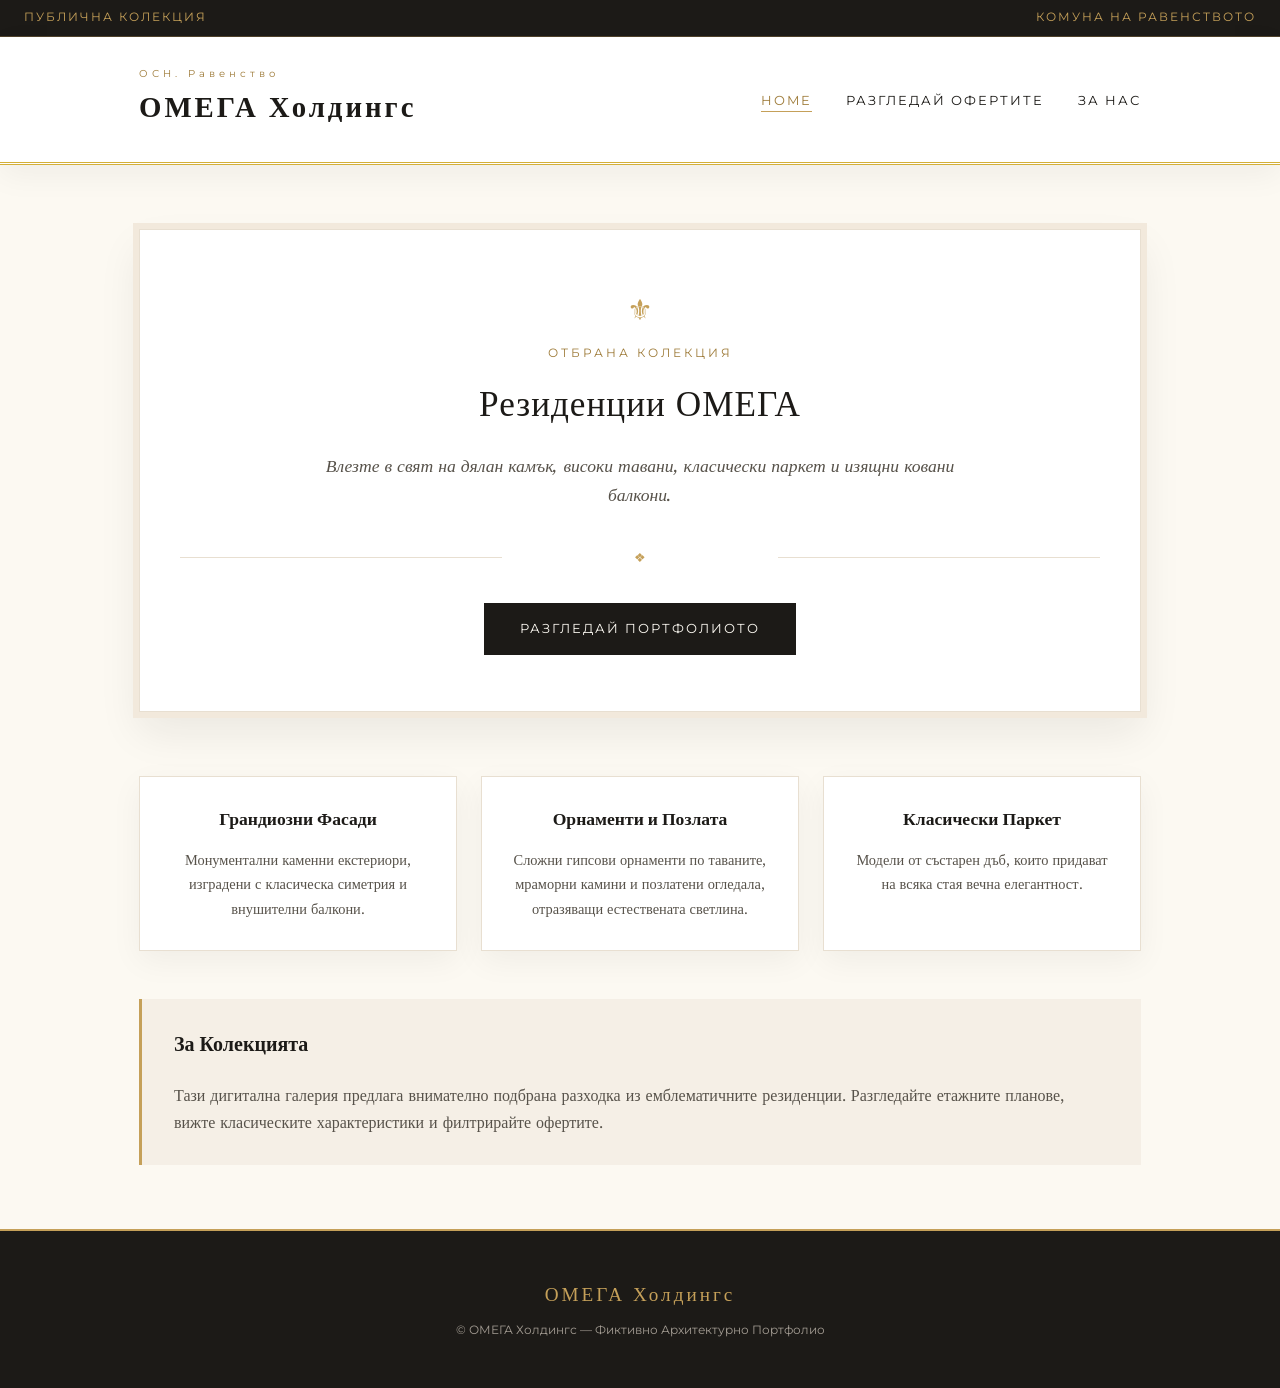
<file: index.html>
<!doctype html>
<html lang="en">
<head>
  <meta charset="utf-8">
  <meta name="viewport" content="width=device-width, initial-scale=1">
  <title>Начало — ОМЕГА Холдингс</title>
  <link rel="icon" type="image/x-icon" href="./favicon.ico">
  <link rel="stylesheet" href="./css/style.css">
  <meta name="description" content="Открийте класическа архитектура и луксозни резиденции в дигиталната колекция на ОМЕГА Холдингс.">
  <meta property="og:type" content="website">
  <meta property="og:title" content="Начало — ОМЕГА Холдингс">
  <meta property="og:description" content="Открийте класическа архитектура и луксозни резиденции в дигиталната колекция на ОМЕГА Холдингс.">
  <meta property="og:image" content="./img/hero.png">
  <meta property="og:image:alt" content="Hero poster of Omega Holdings residences">
  <meta property="og:site_name" content="ОМЕГА Холдингс">
  <meta name="twitter:card" content="summary_large_image">
  <meta name="twitter:title" content="Начало — ОМЕГА Холдингс">
  <meta name="twitter:description" content="Открийте класическа архитектура и луксозни резиденции в дигиталната колекция на ОМЕГА Холдингс.">
  <meta name="twitter:image" content="./img/hero.png">
  <link rel="preconnect" href="https://fonts.googleapis.com">
  <link rel="preconnect" href="https://fonts.gstatic.com" crossorigin>
  <link href="https://fonts.googleapis.com/css2?family=Cinzel:wght@400;600;700&family=Libre+Baskerville:ital,wght@0,400;0,700;1,400&family=Montserrat:wght@300;400;600&display=swap" rel="stylesheet">
</head>
<body>

  <div class="top-bar">
    <span>Публична Колекция</span>
    <span class="location">Комуна на Равенството</span>
  </div>

  <header class="site-header">
    <div class="container header-inner">
      <div class="brand">
        <span class="subtitle">ОСН. Равенство</span>
        <h1>ОМЕГА Холдингс</h1>
      </div>
      <nav>
        <a href="./index.html" class="active">Home</a>
        <a href="./explore.html">Разгледай офертите</a>
        <a href="./about.html">За Нас</a>
      </nav>
    </div>
  </header>

  <main>
    <section class="hero-section">
      <div class="container">
        <div class="hero-card">
          <div class="gold-crest">⚜</div>
          <span class="eyebrow">Отбрана Колекция</span>
          <h2>Резиденции ОМЕГА</h2>
          <p class="hero-lead">Влезте в свят на дялан камък, високи тавани, класически паркет и изящни ковани балкони.</p>
          <div class="divider-ornament"><span>❖</span></div>
          <div class="cta-group">
            <a class="btn btn-primary" href="./explore.html">Разгледай Портфолиото</a>
          </div>
        </div>
      </div>
    </section>

    <section class="highlights-section">
      <div class="container">
        <div class="grid-3">
          <div class="feature-card">
            <h4>Грандиозни Фасади</h4>
            <p>Монументални каменни екстериори, изградени с класическа симетрия и внушителни балкони.</p>
          </div>
          <div class="feature-card">
            <h4>Орнаменти и Позлата</h4>
            <p>Сложни гипсови орнаменти по таваните, мраморни камини и позлатени огледала, отразяващи естествената светлина.</p>
          </div>
          <div class="feature-card">
            <h4>Класически Паркет</h4>
            <p>Модели от състарен дъб, които придават на всяка стая вечна елегантност.</p>
          </div>
        </div>
      </div>
    </section>

    <section class="about-section container">
      <div class="about-card">
        <h3>За Колекцията</h3>
        <p>Тази дигитална галерия предлага внимателно подбрана разходка из емблематичните резиденции. Разгледайте етажните планове, вижте класическите характеристики и филтрирайте офертите.</p>
      </div>
    </section>
  </main>

  <footer class="site-footer">
    <div class="container">
      <p class="footer-title">ОМЕГА Холдингс</p>
      <p class="copyright">© ОМЕГА Холдингс — Фиктивно Архитектурно Портфолио</p>
    </div>
  </footer>

  <script src="./js/main.js"></script>
</body>
</html>
</file>
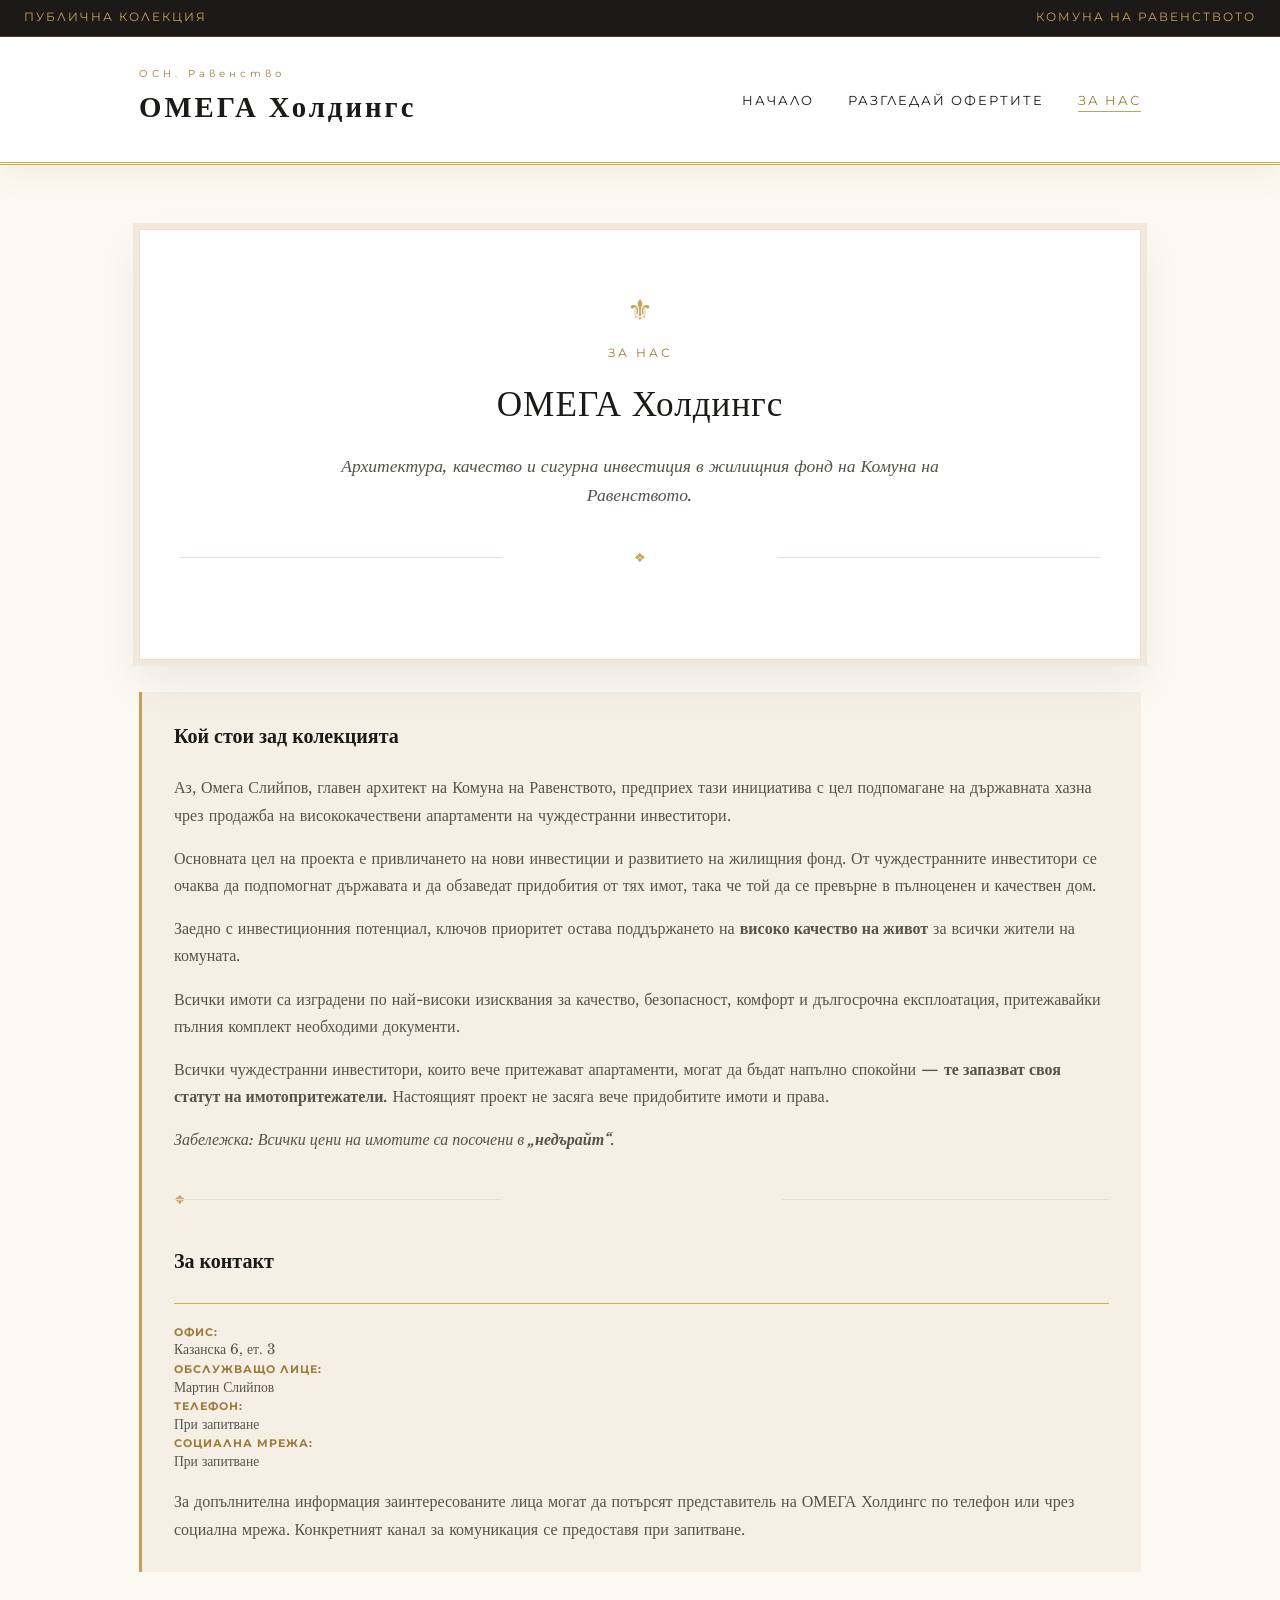
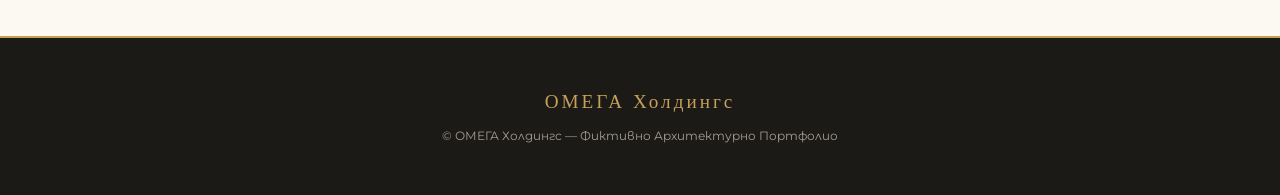
<file: about.html>
<!doctype html>
<html lang="bg">
<head>
  <meta charset="utf-8">
  <meta name="viewport" content="width=device-width, initial-scale=1">
  <title>За Нас — ОМЕГА Холдингс</title>
  <link rel="icon" type="image/x-icon" href="./favicon.ico">
  <link rel="stylesheet" href="./css/style.css">
  <meta name="description" content="Научете повече за ОМЕГА Холдингс и нашия архитектурен проект за луксозни резиденции в Комуна на Равенството.">
  <meta property="og:type" content="website">
  <meta property="og:title" content="За Нас — ОМЕГА Холдингс">
  <meta property="og:description" content="Научете повече за ОМЕГА Холдингс и нашия архитектурен проект за луксозни резиденции в Комуна на Равенството.">
  <meta property="og:image" content="./img/hero.png">
  <meta property="og:image:alt" content="Hero poster of Omega Holdings residences">
  <meta property="og:site_name" content="ОМЕГА Холдингс">
  <meta name="twitter:card" content="summary_large_image">
  <meta name="twitter:title" content="За Нас — ОМЕГА Холдингс">
  <meta name="twitter:description" content="Научете повече за ОМЕГА Холдингс и нашия архитектурен проект за луксозни резиденции в Комуна на Равенството.">
  <meta name="twitter:image" content="./img/hero.png">

  <link rel="preconnect" href="https://fonts.googleapis.com">
  <link rel="preconnect" href="https://fonts.gstatic.com" crossorigin>
  <link href="https://fonts.googleapis.com/css2?family=Cinzel:wght@400;600;700&family=Libre+Baskerville:ital,wght@0,400;0,700;1,400&family=Montserrat:wght@300;400;600&display=swap" rel="stylesheet">
</head>

<body>

<!-- Лента за обявления -->
<div class="top-bar">
  <span>Публична Колекция</span>
  <span class="location">Комуна на Равенството</span>
</div>

<!-- Шапка на сайта -->
<header class="site-header">
  <div class="container header-inner">
    <div class="brand">
      <span class="subtitle">ОСН. Равенство</span>
      <h1>ОМЕГА Холдингс</h1>
    </div>

    <nav>
      <a href="./index.html">Начало</a>
      <a href="./explore.html">Разгледай офертите</a>
      <a href="./about.html" class="active">За Нас</a>
    </nav>
  </div>
</header>

<!-- Основно съдържание -->
<main class="container about-page">

  <!-- Hero Секция -->
  <section class="hero-section">
    <div class="hero-card">
      <div class="gold-crest">⚜</div>
      <span class="eyebrow">За Нас</span>
      <h2>ОМЕГА Холдингс</h2>
      <p class="hero-lead">
        Архитектура, качество и сигурна инвестиция в жилищния фонд на Комуна на Равенството.
      </p>
      <div class="divider-ornament">
        <span>❖</span>
      </div>
    </div>
  </section>

  <!-- Подробна информация -->
  <section class="about-section">
    <div class="about-card">

      <h3>Кой стои зад колекцията</h3>

      <p>
        Аз, Омега Слийпов, главен архитект на Комуна на Равенството, предприех тази инициатива с цел подпомагане на държавната хазна чрез продажба на висококачествени апартаменти на чуждестранни инвеститори.
      </p>

      <p>
        Основната цел на проекта е привличането на нови инвестиции и развитието на жилищния фонд. От чуждестранните инвеститори се очаква да подпомогнат държавата и да обзаведат придобития от тях имот, така че той да се превърне в пълноценен и качествен дом.
      </p>

      <p>
        Заедно с инвестиционния потенциал, ключов приоритет остава поддържането на <strong>високо качество на живот</strong> за всички жители на комуната.
      </p>

      <p>
        Всички имоти са изградени по най-високи изисквания за качество, безопасност, комфорт и дългосрочна експлоатация, притежавайки пълния комплект необходими документи.
      </p>

      <p>
        Всички чуждестранни инвеститори, които вече притежават апартаменти, могат да бъдат напълно спокойни — <strong>те запазват своя статут на имотопритежатели.</strong> Настоящият проект не засяга вече придобитите имоти и права.
      </p>

      <p>
        <em>Забележка: Всички цени на имотите са посочени в <strong>„недърайт“</strong>.</em>
      </p>

      <div class="divider-ornament">
        <span>❖</span>
      </div>

      <h3>За контакт</h3>

      <div class="contact-section">
        <p class="contact-detail">
          <strong>Офис:</strong> Казанска 6, ет. 3
        </p>
        <p class="contact-detail">
          <strong>Обслужващо лице:</strong> Мартин Слийпов
        </p>
        <p class="contact-detail">
          <strong>Телефон:</strong> При запитване
        </p>
        <p class="contact-detail">
          <strong>Социална мрежа:</strong> При запитване
        </p>
      </div>

      <p style="margin-top: 1rem;">
        За допълнителна информация заинтересованите лица могат да потърсят представитель на ОМЕГА Холдингс по телефон или чрез социална мрежа. Конкретният канал за комуникация се предоставя при запитване.
      </p>

    </div>
  </section>

</main>

<!-- Подвал на сайта -->
<footer class="site-footer">
  <div class="container">
    <p class="footer-title">ОМЕГА Холдингс</p>
    <p class="copyright">© ОМЕГА Холдингс — Фиктивно Архитектурно Портфолио</p>
  </div>
</footer>

</body>
</html>
</file>
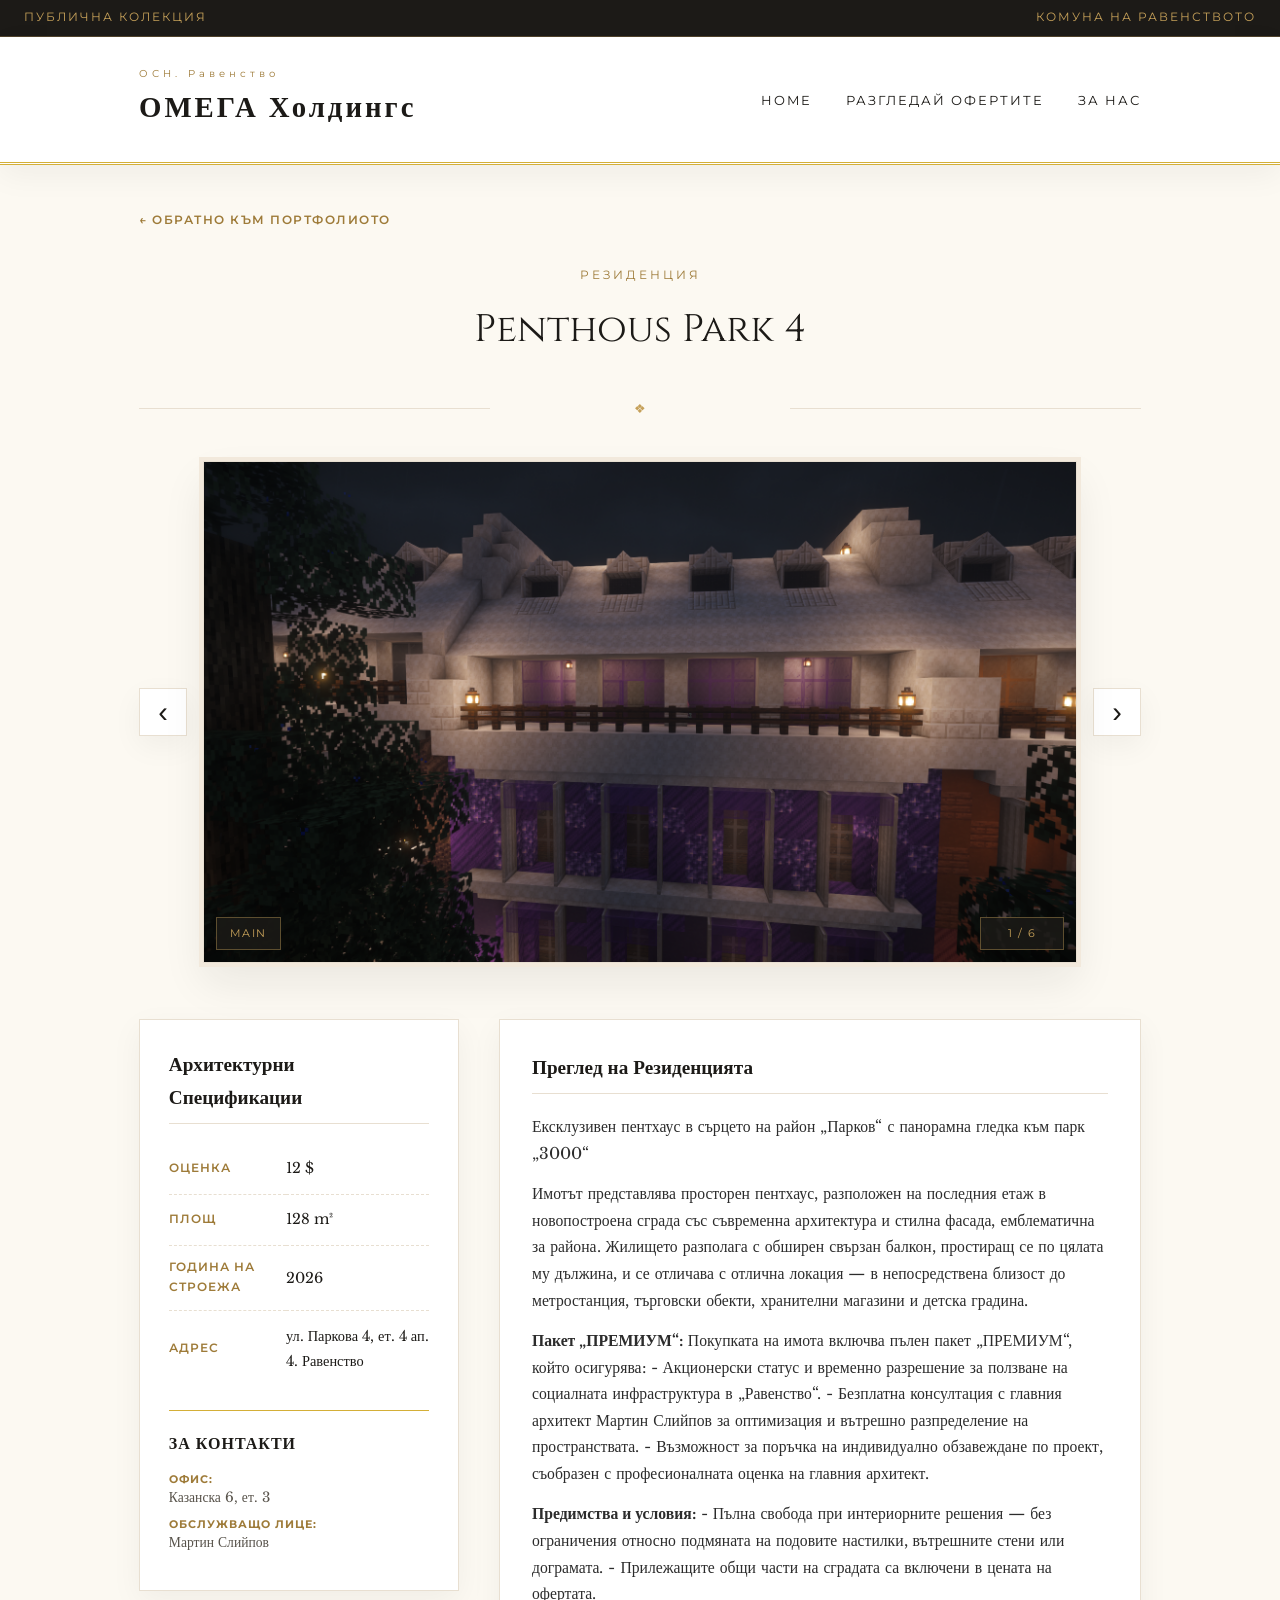
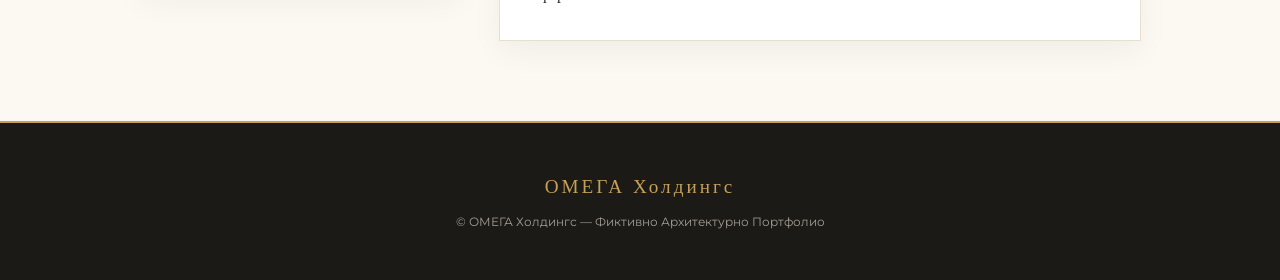
<file: Penthous_Park_4.html>
<!doctype html>
<html lang="en">
<head>
  <meta charset="utf-8">
  <meta name="viewport" content="width=device-width, initial-scale=1">
  <title>Penthous Park 4 — ОМЕГА Холдингс</title>
  <link rel="icon" type="image/x-icon" href="./favicon.ico">
  <link rel="stylesheet" href="./css/style.css">
  <meta name="description" content="Преглед на луксозна резиденция от колекцията на ОМЕГА Холдингс.">
  <meta property="og:type" content="article">
  <meta property="og:title" content="Penthous Park 4 — ОМЕГА Холдингс">
  <meta property="og:description" content="Преглед на луксозна резиденция от колекцията на ОМЕГА Холдингс.">
  <meta property="og:image" content="./listings/Penthous_Park_4/pictures/main.png">
  <meta property="og:image:alt" content="Main perspective of Omega Holdings residence">
  <meta property="og:site_name" content="ОМЕГА Холдингс">
  <meta property="og:url" content="./listing.html">
  <meta name="twitter:card" content="summary_large_image">
  <meta name="twitter:title" content="Резиденция — ОМЕГА Холдингс">
  <meta name="twitter:description" content="Преглед на луксозна резиденция от колекцията на ОМЕГА Холдингс.">
  <meta name="twitter:image" content="./img/hero.png">
  <link rel="preconnect" href="https://fonts.googleapis.com">
  <link rel="preconnect" href="https://fonts.gstatic.com" crossorigin>
  <link href="https://fonts.googleapis.com/css2?family=Cinzel:wght@400;600;700&family=Libre+Baskerville:ital,wght@0,400;0,700;1,400&family=Montserrat:wght@300;400;600&display=swap" rel="stylesheet">
</head>
<body>

  <div class="top-bar">
    <span>Публична Колекция</span>
    <span class="location">Комуна на Равенството</span>
  </div>

  <header class="site-header">
    <div class="container header-inner">
      <div class="brand">
        <span class="subtitle">ОСН. Равенство</span>
        <h1>ОМЕГА Холдингс</h1>
      </div>
      <nav>
        <a href="./index.html">Home</a>
        <a href="./explore.html">Разгледай офертите</a>
        <a href="./about.html">За Нас</a>
      </nav>
    </div>
  </header>

  <main class="container listing-page">
    <div class="navigation-bar">
      <a id="back" class="back-link" href="./explore.html">← Обратно към Портфолиото</a>
    </div>

    <!-- Error State -->
    <div id="listing-error" class="error-message" style="display:none;">
      <div class="gold-crest">⚜</div>
      <h2>Резиденцията не е намерена</h2>
      <p>Запрашаният архитектурен профил не можа да бъде намерен в нашите архиви. Моля, върнете се към избора на портфолио.</p>
      <a class="btn btn-primary" href="./explore.html">Разгледай Портфолиото</a>
    </div>

    <!-- Content Layout -->
    <div id="listing-content" class="listing-layout">
      
      <header class="listing-header">
        <span class="eyebrow" id="listing-eyebrow">Резиденция</span>
        <h2 id="listing-title">Penthous Park 4</h2>
        <div class="divider-ornament"><span>❖</span></div>
      </header>

      <!-- Carousel -->
      <section id="carousel" class="carousel">
        <button id="prev" class="carousel-btn" aria-label="Предишно изображение">‹</button>
        <div class="carousel-image-wrap">
          <img id="carousel-image" src="./listings/Penthous_Park_4/pictures/entrance.png" alt="Penthous Park 4">
          <div id="carousel-caption" class="carousel-caption">entrance</div>
          <div id="carousel-counter" class="carousel-counter">1 / 6</div>
        </div>
        <button id="next" class="carousel-btn" aria-label="Следващо изображение">›</button>
      </section>

      <div id="fullscreen-overlay" class="fullscreen-overlay" aria-hidden="true">
        <div class="fullscreen-content">
          <button id="fullscreen-close" class="fullscreen-close" aria-label="Затвори пълноекранното изображение">×</button>
          <img id="fullscreen-image" src="" alt="Пълноекранно изображение на резиденцията">
          <div id="fullscreen-caption" class="fullscreen-caption"></div>
        </div>
      </div>

      <!-- Specifications & Details Grid -->
      <div class="listing-details-grid">
        <aside class="specs-panel">
          <h3 class="panel-title">Архитектурни Спецификации</h3>
          <table class="info-table">
            <tbody>
              <tr>
                <td><strong>Оценка</strong></td>
                <td id="listing-price">12 $</td>
              </tr>
              <tr>
                <td><strong>Площ</strong></td>
                <td id="listing-size">128 m²</td>
              </tr>
              <tr>
                <td><strong>Година на строежа</strong></td>
                <td id="listing-year">2026</td>
              </tr>
              <tr>
                <td><strong>Адрес</strong></td>
                <td id="listing-address">ул. Паркова 4, ет. 4 ап. 4. Равенство</td>
              </tr>
            </tbody>
          </table>

          <div class="contact-section">
            <h4 class="contact-title">За Контакти</h4>
            <p class="contact-detail"><strong>Офис:</strong> Казанска 6, ет. 3</p>
            <p class="contact-detail"><strong>Обслужващо лице:</strong> Мартин Слийпов</p>
          </div>

        </aside>

        <article class="description-panel">
          <h3 class="panel-title">Преглед на Резиденцията</h3>
          <div id="listing-details" class="details"><p>Ексклузивен пентхаус в сърцето на район „Парков“ с панорамна гледка към парк „3000“</p><p>Имотът представлява просторен пентхаус, разположен на последния етаж в новопостроена сграда със съвременна архитектура и стилна фасада, емблематична за района. Жилището разполага с обширен свързан балкон, простиращ се по цялата му дължина, и се отличава с отлична локация — в непосредствена близост до метростанция, търговски обекти, хранителни магазини и детска градина.</p><p><strong>Пакет „ПРЕМИУМ“:</strong> Покупката на имота включва пълен пакет „ПРЕМИУМ“, който осигурява: - Акционерски статус и временно разрешение за ползване на социалната инфраструктура в „Равенство“. - Безплатна консултация с главния архитект Мартин Слийпов за оптимизация и вътрешно разпределение на пространствата. - Възможност за поръчка на индивидуално обзавеждане по проект, съобразен с професионалната оценка на главния архитект.</p><p><strong>Предимства и условия:</strong> - Пълна свобода при интериорните решения — без ограничения относно подмяната на подовите настилки, вътрешните стени или дограмата. - Прилежащите общи части на сградата са включени в цената на офертата.</p></div>
        </article>
      </div>

    </div>
  </main>

  <footer class="site-footer">
    <div class="container">
      <p class="footer-title">ОМЕГА Холдингс</p>
      <p class="copyright">© ОМЕГА Холдингс — Фиктивно Архитектурно Портфолио</p>
    </div>
  </footer>

  <script id="listing-data" type="application/json">
{
  "name": "Penthous_Park_4",
  "title": "Penthous Park 4",
  "price": "12 $",
  "size": "128",
  "year": "2026",
  "address": "ул. Паркова 4, ет. 4 ап. 4. Равенство",
  "details": "Ексклузивен пентхаус в сърцето на район „Парков“ с панорамна гледка към парк „3000“\n\nИмотът представлява просторен пентхаус, разположен на последния етаж в новопостроена сграда със съвременна архитектура и стилна фасада, емблематична за района. Жилището разполага с обширен свързан балкон, простиращ се по цялата му дължина, и се отличава с отлична локация — в непосредствена близост до метростанция, търговски обекти, хранителни магазини и детска градина.    \n\nПакет „ПРЕМИУМ“: Покупката на имота включва пълен пакет „ПРЕМИУМ“, който осигурява:\n- Акционерски статус и временно разрешение за ползване на социалната инфраструктура в „Равенство“.    \n- Безплатна консултация с главния архитект Мартин Слийпов за оптимизация и вътрешно разпределение на пространствата.    \n- Възможност за поръчка на индивидуално обзавеждане по проект, съобразен с професионалната оценка на главния архитект.\n\nПредимства и условия:    \n- Пълна свобода при интериорните решения — без ограничения относно подмяната на подовите настилки, вътрешните стени или дограмата.    \n- Прилежащите общи части на сградата са включени в цената на офертата.",
  "details_html": "<p>Ексклузивен пентхаус в сърцето на район „Парков“ с панорамна гледка към парк „3000“</p><p>Имотът представлява просторен пентхаус, разположен на последния етаж в новопостроена сграда със съвременна архитектура и стилна фасада, емблематична за района. Жилището разполага с обширен свързан балкон, простиращ се по цялата му дължина, и се отличава с отлична локация — в непосредствена близост до метростанция, търговски обекти, хранителни магазини и детска градина.</p><p><strong>Пакет „ПРЕМИУМ“:</strong> Покупката на имота включва пълен пакет „ПРЕМИУМ“, който осигурява: - Акционерски статус и временно разрешение за ползване на социалната инфраструктура в „Равенство“. - Безплатна консултация с главния архитект Мартин Слийпов за оптимизация и вътрешно разпределение на пространствата. - Възможност за поръчка на индивидуално обзавеждане по проект, съобразен с професионалната оценка на главния архитект.</p><p><strong>Предимства и условия:</strong> - Пълна свобода при интериорните решения — без ограничения относно подмяната на подовите настилки, вътрешните стени или дограмата. - Прилежащите общи части на сградата са включени в цената на офертата.</p>",
  "images": [
    "./listings/Penthous_Park_4/pictures/entrance.png",
    "./listings/Penthous_Park_4/pictures/main.png",
    "./listings/Penthous_Park_4/pictures/outside.png",
    "./listings/Penthous_Park_4/pictures/picture1.png",
    "./listings/Penthous_Park_4/pictures/picture2.png",
    "./listings/Penthous_Park_4/pictures/picture3.png"
  ],
  "description": "128 m² | 12 $ | ул. Паркова 4, ет. 4 ап. 4. Равенство"
}
</script>
  <script src="./js/listing.js"></script>
</body>
</html>
</file>
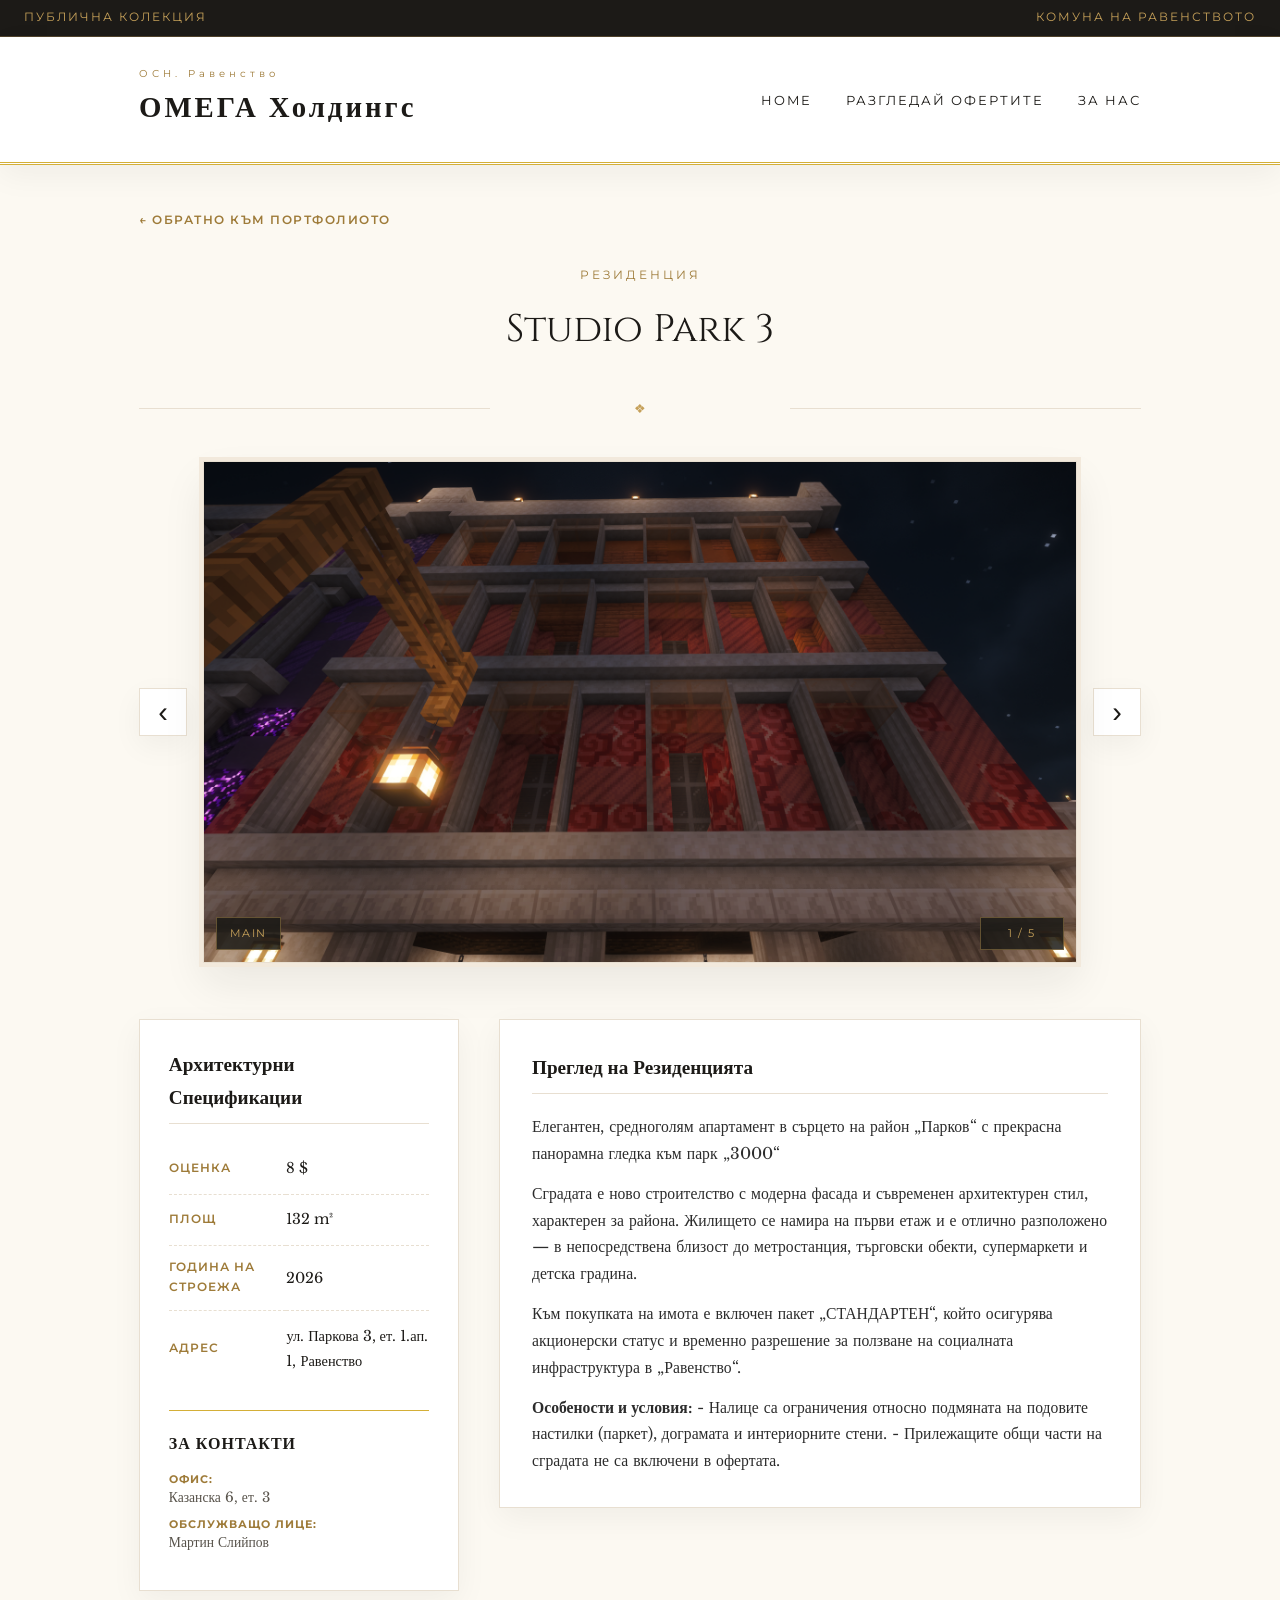
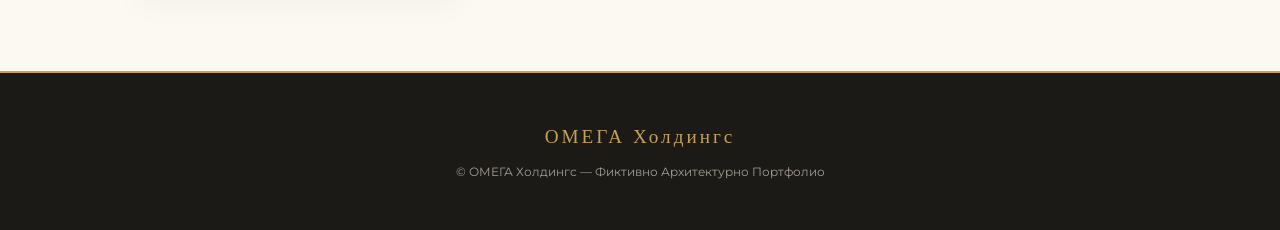
<file: Studio_Park_3.html>
<!doctype html>
<html lang="en">
<head>
  <meta charset="utf-8">
  <meta name="viewport" content="width=device-width, initial-scale=1">
  <title>Studio Park 3 — ОМЕГА Холдингс</title>
  <link rel="icon" type="image/x-icon" href="./favicon.ico">
  <link rel="stylesheet" href="./css/style.css">
  <meta name="description" content="Преглед на луксозна резиденция от колекцията на ОМЕГА Холдингс.">
  <meta property="og:type" content="article">
  <meta property="og:title" content="Studio Park 3 — ОМЕГА Холдингс">
  <meta property="og:description" content="Преглед на луксозна резиденция от колекцията на ОМЕГА Холдингс.">
  <meta property="og:image" content="./listings/Studio_Park_3/pictures/main.png">
  <meta property="og:image:alt" content="Main perspective of Omega Holdings residence">
  <meta property="og:site_name" content="ОМЕГА Холдингс">
  <meta property="og:url" content="./listing.html">
  <meta name="twitter:card" content="summary_large_image">
  <meta name="twitter:title" content="Резиденция — ОМЕГА Холдингс">
  <meta name="twitter:description" content="Преглед на луксозна резиденция от колекцията на ОМЕГА Холдингс.">
  <meta name="twitter:image" content="./img/hero.png">
  <link rel="preconnect" href="https://fonts.googleapis.com">
  <link rel="preconnect" href="https://fonts.gstatic.com" crossorigin>
  <link href="https://fonts.googleapis.com/css2?family=Cinzel:wght@400;600;700&family=Libre+Baskerville:ital,wght@0,400;0,700;1,400&family=Montserrat:wght@300;400;600&display=swap" rel="stylesheet">
</head>
<body>

  <div class="top-bar">
    <span>Публична Колекция</span>
    <span class="location">Комуна на Равенството</span>
  </div>

  <header class="site-header">
    <div class="container header-inner">
      <div class="brand">
        <span class="subtitle">ОСН. Равенство</span>
        <h1>ОМЕГА Холдингс</h1>
      </div>
      <nav>
        <a href="./index.html">Home</a>
        <a href="./explore.html">Разгледай офертите</a>
        <a href="./about.html">За Нас</a>
      </nav>
    </div>
  </header>

  <main class="container listing-page">
    <div class="navigation-bar">
      <a id="back" class="back-link" href="./explore.html">← Обратно към Портфолиото</a>
    </div>

    <!-- Error State -->
    <div id="listing-error" class="error-message" style="display:none;">
      <div class="gold-crest">⚜</div>
      <h2>Резиденцията не е намерена</h2>
      <p>Запрашаният архитектурен профил не можа да бъде намерен в нашите архиви. Моля, върнете се към избора на портфолио.</p>
      <a class="btn btn-primary" href="./explore.html">Разгледай Портфолиото</a>
    </div>

    <!-- Content Layout -->
    <div id="listing-content" class="listing-layout">
      
      <header class="listing-header">
        <span class="eyebrow" id="listing-eyebrow">Резиденция</span>
        <h2 id="listing-title">Studio Park 3</h2>
        <div class="divider-ornament"><span>❖</span></div>
      </header>

      <!-- Carousel -->
      <section id="carousel" class="carousel">
        <button id="prev" class="carousel-btn" aria-label="Предишно изображение">‹</button>
        <div class="carousel-image-wrap">
          <img id="carousel-image" src="./listings/Studio_Park_3/pictures/front-door.png" alt="Studio Park 3">
          <div id="carousel-caption" class="carousel-caption">front-door</div>
          <div id="carousel-counter" class="carousel-counter">1 / 5</div>
        </div>
        <button id="next" class="carousel-btn" aria-label="Следващо изображение">›</button>
      </section>

      <div id="fullscreen-overlay" class="fullscreen-overlay" aria-hidden="true">
        <div class="fullscreen-content">
          <button id="fullscreen-close" class="fullscreen-close" aria-label="Затвори пълноекранното изображение">×</button>
          <img id="fullscreen-image" src="" alt="Пълноекранно изображение на резиденцията">
          <div id="fullscreen-caption" class="fullscreen-caption"></div>
        </div>
      </div>

      <!-- Specifications & Details Grid -->
      <div class="listing-details-grid">
        <aside class="specs-panel">
          <h3 class="panel-title">Архитектурни Спецификации</h3>
          <table class="info-table">
            <tbody>
              <tr>
                <td><strong>Оценка</strong></td>
                <td id="listing-price">8 $</td>
              </tr>
              <tr>
                <td><strong>Площ</strong></td>
                <td id="listing-size">132 m²</td>
              </tr>
              <tr>
                <td><strong>Година на строежа</strong></td>
                <td id="listing-year">2026</td>
              </tr>
              <tr>
                <td><strong>Адрес</strong></td>
                <td id="listing-address">ул. Паркова 3, ет. 1.ап. 1, Равенство</td>
              </tr>
            </tbody>
          </table>

          <div class="contact-section">
            <h4 class="contact-title">За Контакти</h4>
            <p class="contact-detail"><strong>Офис:</strong> Казанска 6, ет. 3</p>
            <p class="contact-detail"><strong>Обслужващо лице:</strong> Мартин Слийпов</p>
          </div>

        </aside>

        <article class="description-panel">
          <h3 class="panel-title">Преглед на Резиденцията</h3>
          <div id="listing-details" class="details"><p>Елегантен, средноголям апартамент в сърцето на район „Парков“ с прекрасна панорамна гледка към парк „3000“</p><p>Сградата е ново строителство с модерна фасада и съвременен архитектурен стил, характерен за района. Жилището се намира на първи етаж и е отлично разположено — в непосредствена близост до метростанция, търговски обекти, супермаркети и детска градина.</p><p>Към покупката на имота е включен пакет „СТАНДАРТЕН“, който осигурява акционерски статус и временно разрешение за ползване на социалната инфраструктура в „Равенство“.</p><p><strong>Особености и условия:</strong> - Налице са ограничения относно подмяната на подовите настилки (паркет), дограмата и интериорните стени. - Прилежащите общи части на сградата не са включени в офертата.</p></div>
        </article>
      </div>

    </div>
  </main>

  <footer class="site-footer">
    <div class="container">
      <p class="footer-title">ОМЕГА Холдингс</p>
      <p class="copyright">© ОМЕГА Холдингс — Фиктивно Архитектурно Портфолио</p>
    </div>
  </footer>

  <script id="listing-data" type="application/json">
{
  "name": "Studio_Park_3",
  "title": "Studio Park 3",
  "price": "8 $",
  "size": "132",
  "year": "2026",
  "address": "ул. Паркова 3, ет. 1.ап. 1, Равенство",
  "details": "Елегантен, средноголям апартамент в сърцето на район „Парков“ с прекрасна панорамна гледка към парк „3000“    \n\nСградата е ново строителство с модерна фасада и съвременен архитектурен стил, характерен за района. Жилището се намира на първи етаж и е отлично разположено — в непосредствена близост до метростанция, търговски обекти, супермаркети и детска градина.    \n\nКъм покупката на имота е включен пакет „СТАНДАРТЕН“, който осигурява акционерски статус и временно разрешение за ползване на социалната инфраструктура в „Равенство“.\n\nОсобености и условия:     \n- Налице са ограничения относно подмяната на подовите настилки (паркет), дограмата и интериорните стени.\n- Прилежащите общи части на сградата не са включени в офертата.",
  "details_html": "<p>Елегантен, средноголям апартамент в сърцето на район „Парков“ с прекрасна панорамна гледка към парк „3000“</p><p>Сградата е ново строителство с модерна фасада и съвременен архитектурен стил, характерен за района. Жилището се намира на първи етаж и е отлично разположено — в непосредствена близост до метростанция, търговски обекти, супермаркети и детска градина.</p><p>Към покупката на имота е включен пакет „СТАНДАРТЕН“, който осигурява акционерски статус и временно разрешение за ползване на социалната инфраструктура в „Равенство“.</p><p><strong>Особености и условия:</strong> - Налице са ограничения относно подмяната на подовите настилки (паркет), дограмата и интериорните стени. - Прилежащите общи части на сградата не са включени в офертата.</p>",
  "images": [
    "./listings/Studio_Park_3/pictures/front-door.png",
    "./listings/Studio_Park_3/pictures/inside1.png",
    "./listings/Studio_Park_3/pictures/inside2.png",
    "./listings/Studio_Park_3/pictures/inside3.png",
    "./listings/Studio_Park_3/pictures/main.png"
  ],
  "description": "132 m² | 8 $ | ул. Паркова 3, ет. 1.ап. 1, Равенство"
}
</script>
  <script src="./js/listing.js"></script>
</body>
</html>
</file>
<file: css/style.css>
:root {
  --paper: #fcf9f2;
  --paper-card: #ffffff;
  --ink: #1c1a17;
  --ink-muted: #57524a;
  --accent-gold: #c5a059;
  --accent-gold-dark: #9e7b39;
  --border-color: #e8dfd1;
  --border-gold: #d4af37;
  --shadow-soft: 0 10px 30px rgba(28, 26, 23, 0.05);
  --shadow-grand: 0 20px 40px rgba(28, 26, 23, 0.08);
}

* {
  box-sizing: border-box;
}

body {
  font-family: 'Libre Baskerville', serif;
  background-color: var(--paper);
  color: var(--ink);
  margin: 0;
  line-height: 1.7;
}

.container {
  max-width: 1050px;
  margin: 0 auto;
  padding: 0 1.5rem;
}

/* Top Announcement Bar */
.top-bar {
  background-color: var(--ink);
  color: var(--accent-gold);
  font-family: 'Montserrat', sans-serif;
  font-size: 0.72rem;
  letter-spacing: 2px;
  text-transform: uppercase;
  padding: 0.5rem 1.5rem;
  display: flex;
  justify-content: space-between;
  border-bottom: 1px solid rgba(197, 160, 89, 0.3);
}

/* Header */
.site-header {
  background: #ffffff;
  border-bottom: 3px double var(--border-gold);
  box-shadow: var(--shadow-soft);
}

.header-inner {
  display: flex;
  align-items: center;
  justify-content: space-between;
  padding: 1.75rem 1.5rem;
}

.brand {
  text-align: left;
}

.brand .subtitle {
  display: block;
  font-family: 'Montserrat', sans-serif;
  font-size: 0.65rem;
  letter-spacing: 4px;
  color: var(--accent-gold-dark);
  margin-bottom: 0.2rem;
}

.site-header h1 {
  font-family: 'Cinzel', serif;
  font-size: 1.8rem;
  font-weight: 700;
  letter-spacing: 3px;
  margin: 0;
  color: var(--ink);
}

.site-header nav a {
  font-family: 'Montserrat', sans-serif;
  font-size: 0.8rem;
  letter-spacing: 2px;
  text-transform: uppercase;
  margin-left: 1.8rem;
  color: var(--ink);
  text-decoration: none;
  font-weight: 400;
  transition: color 0.3s ease;
  position: relative;
  padding-bottom: 4px;
}

.site-header nav a.active,
.site-header nav a:hover {
  color: var(--accent-gold-dark);
}

.site-header nav a.active::after {
  content: '';
  position: absolute;
  bottom: 0;
  left: 0;
  width: 100%;
  height: 1px;
  background-color: var(--accent-gold);
}

/* Hero Section */
.hero-section {
  padding: 4rem 0 2rem;
}

.hero-card {
  background: var(--paper-card);
  border: 1px solid var(--border-color);
  outline: 6px solid #f2e9dc;
  padding: 3.5rem 2.5rem;
  text-align: center;
  box-shadow: var(--shadow-grand);
  position: relative;
}

.gold-crest {
  color: var(--accent-gold);
  font-size: 1.8rem;
  margin-bottom: 0.5rem;
}

.eyebrow {
  display: block;
  font-family: 'Montserrat', sans-serif;
  font-size: 0.75rem;
  text-transform: uppercase;
  letter-spacing: 3px;
  color: var(--accent-gold-dark);
  margin-bottom: 0.75rem;
}

.hero-card h2 {
  font-family: 'Cinzel', serif;
  font-size: 2.2rem;
  font-weight: 400;
  letter-spacing: 1px;
  margin-top: 0;
  margin-bottom: 1rem;
  color: var(--ink);
}

.hero-lead {
  font-size: 1.1rem;
  color: var(--ink-muted);
  max-width: 680px;
  margin: 0 auto 1.5rem;
  font-style: italic;
}

.divider-ornament {
  margin: 2rem 0;
  position: relative;
}

.divider-ornament::before,
.divider-ornament::after {
  content: '';
  position: absolute;
  top: 50%;
  width: 35%;
  height: 1px;
  background-color: var(--border-color);
}

.divider-ornament::before { left: 0; }
.divider-ornament::after { right: 0; }

.divider-ornament span {
  color: var(--accent-gold);
  font-size: 0.8rem;
}

/* Buttons */
.btn {
  display: inline-block;
  font-family: 'Montserrat', sans-serif;
  font-size: 0.8rem;
  text-transform: uppercase;
  letter-spacing: 2px;
  padding: 0.9rem 2.2rem;
  text-decoration: none;
  transition: all 0.3s ease;
  border-radius: 0;
}

.btn-primary {
  background-color: var(--ink);
  color: var(--paper);
  border: 1px solid var(--ink);
}

.btn-primary:hover {
  background-color: var(--accent-gold-dark);
  border-color: var(--accent-gold-dark);
  color: #ffffff;
}

/* Feature Grid */
.highlights-section {
  padding: 2rem 0 3rem;
}

.grid-3 {
  display: grid;
  grid-template-columns: repeat(3, 1fr);
  gap: 1.5rem;
}

.feature-card {
  background: var(--paper-card);
  border: 1px solid var(--border-color);
  padding: 1.8rem;
  text-align: center;
  box-shadow: var(--shadow-soft);
}

.feature-card h4 {
  font-family: 'Cinzel', serif;
  font-size: 1.1rem;
  margin-top: 0;
  margin-bottom: 0.75rem;
  color: var(--ink);
}

.feature-card p {
  font-size: 0.9rem;
  color: var(--ink-muted);
  margin: 0;
}

/* About Section */
.about-section {
  margin-bottom: 4rem;
}

.about-card {
  background-color: #f5efe6;
  border-left: 3px solid var(--accent-gold);
  padding: 1.8rem 2rem;
}

.about-card h3 {
  font-family: 'Cinzel', serif;
  margin-top: 0;
  font-size: 1.25rem;
  color: var(--ink);
}

.about-card p {
  margin-bottom: 0;
  color: var(--ink-muted);
}

/* Footer */
.site-footer {
  background-color: var(--ink);
  color: #e6ddd3;
  padding: 3rem 0;
  text-align: center;
  border-top: 2px solid var(--accent-gold);
}

.footer-title {
  font-family: 'Cinzel', serif;
  font-size: 1.2rem;
  letter-spacing: 3px;
  margin: 0 0 0.5rem;
  color: var(--accent-gold);
}

.copyright {
  font-family: 'Montserrat', sans-serif;
  font-size: 0.75rem;
  color: #a39c93;
  margin: 0;
}

/* Responsive adjustments */
@media (max-width: 768px) {
  .header-inner {
    flex-direction: column;
    gap: 1rem;
    text-align: center;
  }

  .site-header nav a {
    margin: 0 0.8rem;
  }

  .grid-3 {
    grid-template-columns: 1fr;
  }

  .hero-card h2 {
    font-size: 1.6rem;
  }
}

/* ==========================================================================
   Explore Page Specific Styles
   ========================================================================== */

.explore-container {
  padding-top: 3rem;
  padding-bottom: 4rem;
}

.explore-header {
  text-align: center;
  margin-bottom: 2.5rem;
}

.explore-header h2 {
  font-family: 'Cinzel', serif;
  font-size: 2.2rem;
  font-weight: 400;
  margin: 0.5rem 0 1rem;
  color: var(--ink);
}

/* Filter Console */
.filter-panel {
  background: var(--paper-card);
  border: 1px solid var(--border-color);
  outline: 4px solid #f2e9dc;
  padding: 2rem;
  margin-bottom: 2rem;
  box-shadow: var(--shadow-soft);
}

.filter-grid {
  display: grid;
  grid-template-columns: repeat(3, 1fr);
  gap: 1.5rem;
  margin-bottom: 1.5rem;
}

.filter-group label {
  display: block;
  font-family: 'Montserrat', sans-serif;
  font-size: 0.72rem;
  text-transform: uppercase;
  letter-spacing: 1.5px;
  color: var(--accent-gold-dark);
  font-weight: 600;
  margin-bottom: 0.5rem;
}

.input-range {
  display: flex;
  align-items: center;
  gap: 0.5rem;
}

.input-range input,
.styled-select {
  width: 100%;
  padding: 0.6rem 0.8rem;
  font-family: 'Libre Baskerville', serif;
  font-size: 0.85rem;
  color: var(--ink);
  background-color: var(--paper);
  border: 1px solid var(--border-color);
  border-radius: 0;
  transition: border-color 0.3s ease;
}

.input-range input:focus,
.styled-select:focus {
  outline: none;
  border-color: var(--accent-gold);
  background-color: #ffffff;
}

.range-sep {
  color: var(--accent-gold);
}

.filter-actions {
  display: flex;
  gap: 1rem;
  justify-content: flex-end;
  border-top: 1px solid var(--border-color);
  padding-top: 1.25rem;
}

.btn-secondary {
  background-color: transparent;
  color: var(--ink);
  border: 1px solid var(--border-color);
}

.btn-secondary:hover {
  background-color: var(--paper);
  border-color: var(--ink);
}

/* Controls Bar */
.controls-panel {
  display: flex;
  justify-content: space-between;
  align-items: center;
  background-color: #f5efe6;
  border-left: 3px solid var(--accent-gold);
  padding: 1rem 1.5rem;
  margin-bottom: 2.5rem;
}

.control-group {
  display: flex;
  align-items: center;
  gap: 0.75rem;
}

.control-group label {
  font-family: 'Montserrat', sans-serif;
  font-size: 0.75rem;
  text-transform: uppercase;
  letter-spacing: 1px;
  color: var(--ink-muted);
}

.styled-select {
  width: auto;
  cursor: pointer;
}

/* Listings Grid */
.listings-grid {
  display: grid;
  grid-template-columns: repeat(3, 1fr);
  gap: 2rem;
  margin-bottom: 3rem;
}

/* Property Card */
.card {
  background: var(--paper-card);
  border: 1px solid var(--border-color);
  box-shadow: var(--shadow-soft);
  transition: transform 0.3s ease, box-shadow 0.3s ease;
  display: flex;
  flex-direction: column;
  text-decoration: none;
  color: inherit;
}

.card:hover {
  transform: translateY(-5px);
  box-shadow: var(--shadow-grand);
}

.card-img-wrap {
  width: 100%;
  height: 220px;
  overflow: hidden;
  position: relative;
  border-bottom: 1px solid var(--border-color);
  background-color: #f7f3ec;
}

.card-img-wrap img {
  width: 100%;
  height: 100%;
  object-fit: cover;
  transition: transform 0.5s ease;
}

.card:hover .card-img-wrap img {
  transform: scale(1.05);
}

.card .meta {
  padding: 1.5rem;
  display: flex;
  flex-direction: column;
  flex-grow: 1;
}

.card .meta h3 {
  font-family: 'Cinzel', serif;
  font-size: 1.15rem;
  margin: 0 0 0.5rem;
  font-weight: 600;
  color: var(--ink);
}

.card .meta a {
  text-decoration: none;
  color: inherit;
}

.card .meta a:hover h3 {
  color: var(--accent-gold-dark);
}

.card-details {
  font-family: 'Montserrat', sans-serif;
  font-size: 0.75rem;
  letter-spacing: 1px;
  text-transform: uppercase;
  color: var(--accent-gold-dark);
  margin-bottom: 0.75rem;
}

.card .price {
  font-family: 'Cinzel', serif;
  font-size: 1.25rem;
  font-weight: 700;
  color: var(--ink);
  margin-top: auto;
  padding-top: 0.75rem;
  border-top: 1px dashed var(--border-color);
}

.card .addr {
  font-size: 0.85rem;
  color: var(--ink-muted);
  font-style: italic;
  margin-top: 0.4rem;
}

/* Pagination */
.pagination {
  display: flex;
  justify-content: center;
  align-items: center;
  gap: 0.5rem;
  margin-top: 2rem;
}

.pagination button {
  background: var(--paper-card);
  border: 1px solid var(--border-color);
  color: var(--ink);
  font-family: 'Montserrat', sans-serif;
  font-size: 0.8rem;
  padding: 0.6rem 1rem;
  cursor: pointer;
  transition: all 0.2s ease;
}

.pagination button:hover {
  background-color: var(--paper);
  border-color: var(--accent-gold);
}

.pagination button.active {
  background-color: var(--ink);
  color: var(--accent-gold);
  border-color: var(--ink);
}

/* Responsive Grid */
@media (max-width: 992px) {
  .listings-grid {
    grid-template-columns: repeat(2, 1fr);
  }
}

@media (max-width: 768px) {
  .filter-grid {
    grid-template-columns: 1fr;
  }
  .controls-panel {
    flex-direction: column;
    gap: 1rem;
    align-items: stretch;
  }
  .listings-grid {
    grid-template-columns: 1fr;
  }
}

/* ==========================================================================
   Listing Detail Page Styles
   ========================================================================== */

.listing-page {
  padding-top: 2.5rem;
  padding-bottom: 5rem;
}

.navigation-bar {
  margin-bottom: 2rem;
}

.back-link {
  font-family: 'Montserrat', sans-serif;
  font-size: 0.75rem;
  text-transform: uppercase;
  letter-spacing: 1.5px;
  color: var(--accent-gold-dark);
  text-decoration: none;
  font-weight: 600;
  transition: color 0.3s ease;
}

.back-link:hover {
  color: var(--ink);
  text-decoration: none;
}

.listing-header {
  text-align: center;
  margin-bottom: 2.5rem;
}

.listing-header h2 {
  font-family: 'Cinzel', serif;
  font-size: 2.4rem;
  font-weight: 400;
  margin: 0.5rem 0 1rem;
  color: var(--ink);
  text-transform: capitalize;
}

/* Carousel */
.carousel {
  display: flex;
  align-items: center;
  gap: 1rem;
  margin-bottom: 3.5rem;
}

.carousel-btn {
  background: var(--paper-card);
  border: 1px solid var(--border-color);
  color: var(--ink);
  font-size: 1.8rem;
  line-height: 1;
  width: 48px;
  height: 48px;
  display: flex;
  align-items: center;
  justify-content: center;
  cursor: pointer;
  transition: all 0.3s ease;
  box-shadow: var(--shadow-soft);
}

.carousel-btn:hover:not(:disabled) {
  background: var(--ink);
  color: var(--accent-gold);
  border-color: var(--ink);
}

.carousel-btn:disabled {
  opacity: 0.3;
  cursor: not-allowed;
}

.carousel-image-wrap {
  flex: 1;
  position: relative;
  background: #f7f3ec;
  border: 1px solid var(--border-color);
  outline: 4px solid #f2e9dc;
  box-shadow: var(--shadow-grand);
  overflow: hidden;
}

.carousel-image-wrap img {
  width: 100%;
  height: 500px;
  object-fit: cover;
  display: block;
}

.carousel-counter {
  position: absolute;
  bottom: 12px;
  right: 12px;
  background: rgba(28, 26, 23, 0.85);
  color: var(--accent-gold);
  font-family: 'Montserrat', sans-serif;
  font-size: 0.7rem;
  letter-spacing: 1.5px;
  padding: 0.4rem 0.8rem;
  min-width: 5.25rem;
  text-align: center;
  border: 1px solid rgba(197, 160, 89, 0.4);
}

/* Specs & Description Layout */
.listing-details-grid {
  display: grid;
  grid-template-columns: 320px 1fr;
  gap: 2.5rem;
  align-items: start;
}

.panel-title {
  font-family: 'Cinzel', serif;
  font-size: 1.2rem;
  margin-top: 0;
  margin-bottom: 1.25rem;
  color: var(--ink);
  padding-bottom: 0.5rem;
  border-bottom: 1px solid var(--border-color);
}

.specs-panel {
  background: var(--paper-card);
  border: 1px solid var(--border-color);
  padding: 1.8rem;
  box-shadow: var(--shadow-soft);
}

.info-table {
  width: 100%;
  border-collapse: collapse;
}

.info-table tr {
  border-bottom: 1px dashed var(--border-color);
}

.info-table tr:last-child {
  border-bottom: none;
}

.info-table td {
  padding: 0.8rem 0;
  font-size: 0.9rem;
}

.info-table td strong {
  font-family: 'Montserrat', sans-serif;
  font-size: 0.72rem;
  text-transform: uppercase;
  letter-spacing: 1px;
  color: var(--accent-gold-dark);
  font-weight: 600;
  display: block;
}

.description-panel {
  background: var(--paper-card);
  border: 1px solid var(--border-color);
  padding: 2rem;
  box-shadow: var(--shadow-soft);
}

.details {
  white-space: pre-wrap;
  font-family: 'Libre Baskerville', serif;
  font-size: 0.98rem;
  line-height: 1.8;
  color: var(--ink-muted);
}

/* Error Container */
.error-message {
  text-align: center;
  background: var(--paper-card);
  border: 1px solid var(--border-color);
  outline: 4px solid #f2e9dc;
  padding: 4rem 2rem;
  margin: 3rem 0;
  box-shadow: var(--shadow-grand);
}

.error-message h2 {
  font-family: 'Cinzel', serif;
  font-size: 1.8rem;
  margin-top: 0.5rem;
  color: var(--ink);
}

.error-message p {
  color: var(--ink-muted);
  max-width: 500px;
  margin: 0 auto 2rem;
}

/* Responsive */
@media (max-width: 868px) {
  .listing-details-grid {
    grid-template-columns: 1fr;
  }
  
  .carousel-image-wrap img {
    height: 340px;
  }
}

.carousel-counter,
.carousel-caption {
  position: absolute;
  bottom: 12px;
  background: rgba(28, 26, 23, 0.85);
  color: var(--accent-gold);
  font-family: 'Montserrat', sans-serif;
  font-size: 0.7rem;
  letter-spacing: 1.5px;
  padding: 0.4rem 0.8rem;
  border: 1px solid rgba(197, 160, 89, 0.4);
}

.carousel-counter {
  right: 12px;
  min-width: 5.25rem;
  text-align: center;
}

.carousel-caption {
  left: 12px;
  max-width: 60%;
  white-space: nowrap;
  overflow: hidden;
  text-overflow: ellipsis;
  text-transform: uppercase;
}

.fullscreen-overlay {
  position: fixed;
  inset: 0;
  background: rgba(28, 26, 23, 0.92);
  display: none;
  align-items: center;
  justify-content: center;
  z-index: 1000;
  padding: 2rem;
}

.fullscreen-overlay.active {
  display: flex;
}

.fullscreen-content {
  position: relative;
  width: min(1200px, 100%);
  max-height: 100%;
}

.fullscreen-content img {
  width: 100%;
  height: auto;
  display: block;
  border: 1px solid var(--border-color);
  box-shadow: var(--shadow-grand);
}

.fullscreen-close {
  position: absolute;
  top: -1rem;
  right: -1rem;
  width: 42px;
  height: 42px;
  border-radius: 50%;
  border: 1px solid var(--border-color);
  background: var(--paper-card);
  color: var(--ink);
  display: flex;
  align-items: center;
  justify-content: center;
  cursor: pointer;
  font-size: 1.4rem;
  box-shadow: var(--shadow-soft);
}

.fullscreen-close:hover {
  background: var(--ink);
  color: var(--accent-gold);
  border-color: var(--ink);
}

.fullscreen-caption {
  margin-top: 0.85rem;
  color: var(--paper);
  font-family: 'Montserrat', sans-serif;
  font-size: 0.85rem;
  letter-spacing: 1px;
  text-transform: uppercase;
}

/* Contact Section inside Specs Panel */
.contact-section {
  margin-top: 1.5rem;
  padding-top: 1.25rem;
  border-top: 1px double var(--border-gold);
}

.contact-title {
  font-family: 'Cinzel', serif;
  font-size: 1rem;
  margin-top: 0;
  margin-bottom: 0.8rem;
  color: var(--ink);
  text-transform: uppercase;
  letter-spacing: 1px;
}

.contact-detail {
  font-size: 0.85rem;
  color: var(--ink-muted);
  margin: 0 0 0.5rem 0;
  line-height: 1.5;
}

.contact-detail strong {
  font-family: 'Montserrat', sans-serif;
  font-size: 0.7rem;
  text-transform: uppercase;
  letter-spacing: 1px;
  color: var(--accent-gold-dark);
  display: block;
}

.fullscreen-overlay {
  display: none;
  position: fixed;
  top: 0;
  left: 0;
  width: 100vw;
  height: 100vh;
  background-color: rgba(0, 0, 0, 0.85);
  z-index: 1000;
  justify-content: center;
  align-items: center;
}

.fullscreen-overlay.active {
  display: flex;
}

.fullscreen-content {
  position: relative;
  max-width: 90vw;
  max-height: 90vh;
  text-align: center;
}

.fullscreen-content img {
  max-width: 100%;
  max-height: 80vh;
  object-fit: contain;
}

.fullscreen-close {
  position: absolute;
  top: -40px;
  right: 0;
  background: transparent;
  border: none;
  color: #fff;
  font-size: 2rem;
  cursor: pointer;
}

.fullscreen-caption {
  color: #fff;
  margin-top: 10px;
  font-size: 1rem;
}

/* Update this selector to remove pre-wrap */
.details {
  font-family: 'Libre Baskerville', serif;
  font-size: 0.98rem;
  line-height: 1.8;
  color: var(--ink-muted);
}

/* Reduce paragraph margins and ensure smooth spacing */
.description-panel .details p {
  line-height: 1.7;
  margin-top: 0;
  margin-bottom: 0.85rem; /* Reduced from 1.25rem */
  color: #2c2c2c;
}

.description-panel .details p:last-child {
  margin-bottom: 0;
}

/* Section titles spacing */
.details-section-title {
  font-family: 'Cinzel', serif;
  font-size: 1.1rem;
  font-weight: 600;
  margin-top: 1.2rem;
  margin-bottom: 0.4rem;
  color: #1a1a1a;
  border-bottom: 1px solid #eaeaea;
  padding-bottom: 0.25rem;
}

/* List spacing */
.details-list {
  margin-top: 0.4rem;
  margin-bottom: 1rem;
  padding-left: 1.25rem;
}

.details-list li {
  line-height: 1.6;
  margin-bottom: 0.35rem;
}
</file>
